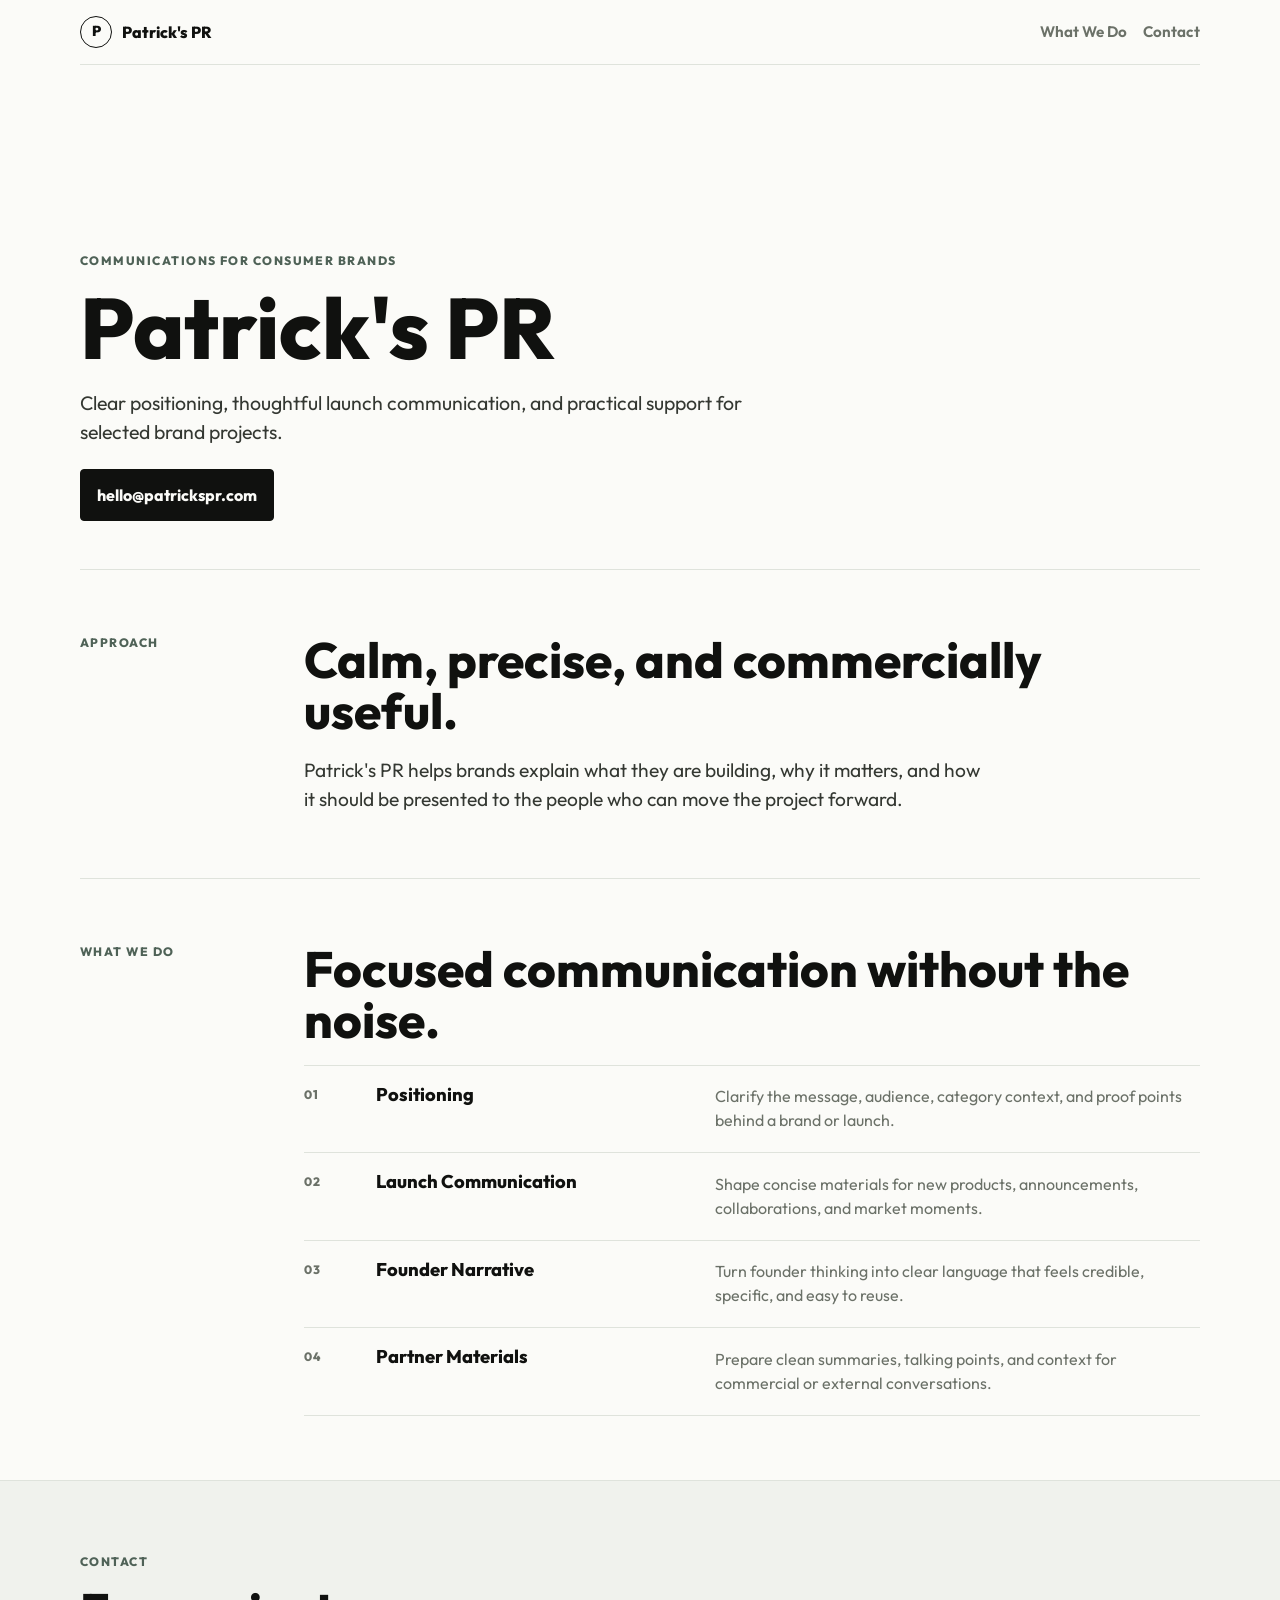
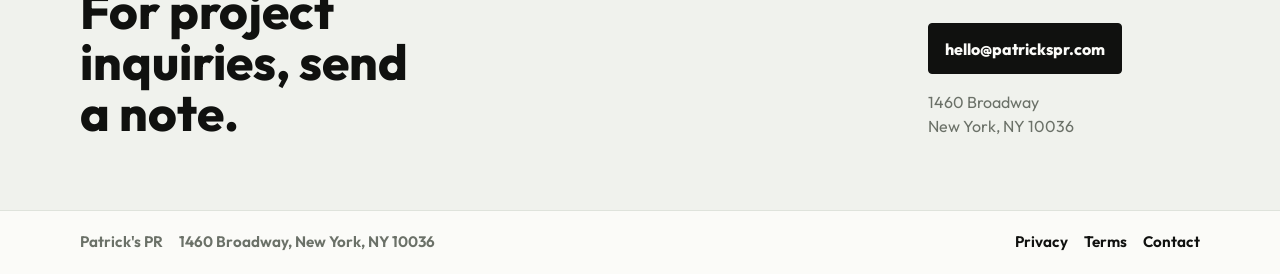
<file: index.html>
<!doctype html>
<html lang="en">
  <head>
    <meta charset="utf-8">
    <meta name="viewport" content="width=device-width, initial-scale=1">
    <title>Patrick's PR | Strategic Communications</title>
    <meta
      name="description"
      content="Patrick's PR supports consumer brands with clear positioning, launch communication, founder narrative, and partner-facing materials. Contact hello@patrickspr.com."
    >
    <meta name="theme-color" content="#10110f">
    <meta property="og:title" content="Patrick's PR">
    <meta property="og:description" content="Strategic communications for consumer brands and selected projects.">
    <meta property="og:type" content="website">
    <meta property="og:url" content="https://patrickspr.com/">
    <meta name="twitter:card" content="summary">
    <link rel="canonical" href="https://patrickspr.com/">
    <link rel="preload" as="font" type="font/ttf" href="assets/outfit-variable.ttf" crossorigin>
    <link rel="icon" href="favicon.svg" type="image/svg+xml">
    <link rel="stylesheet" href="assets/styles.css">
    <script type="application/ld+json">
      {
        "@context": "https://schema.org",
        "@type": "ProfessionalService",
        "name": "Patrick's PR",
        "url": "https://patrickspr.com/",
        "email": "hello@patrickspr.com",
        "address": {
          "@type": "PostalAddress",
          "streetAddress": "1460 Broadway",
          "addressLocality": "New York",
          "addressRegion": "NY",
          "postalCode": "10036",
          "addressCountry": "US"
        },
        "description": "Strategic communications for consumer brands and selected projects.",
        "areaServed": "International"
      }
    </script>
  </head>
  <body>
    <a class="skip-link" href="#main">Skip to content</a>

    <header class="site-header" aria-label="Site header">
      <a class="brand-mark" href="/" aria-label="Patrick's PR home">
        <span class="brand-dot">P</span>
        <span>Patrick's PR</span>
      </a>
      <nav class="site-nav" aria-label="Primary navigation">
        <a href="#what-we-do">What We Do</a>
        <a href="#contact">Contact</a>
      </nav>
    </header>

    <main id="main">
      <section class="hero" aria-labelledby="hero-title">
        <div class="hero-content">
          <p class="eyebrow">Communications for consumer brands</p>
          <h1 id="hero-title">Patrick's PR</h1>
          <p class="hero-copy">
            Clear positioning, thoughtful launch communication, and practical support for selected brand projects.
          </p>
          <a class="button" href="mailto:hello@patrickspr.com?subject=Patrick's%20PR%20inquiry">hello@patrickspr.com</a>
        </div>
      </section>

      <section class="section intro" aria-labelledby="intro-title">
        <div class="section-label">Approach</div>
        <div class="section-copy">
          <h2 id="intro-title">Calm, precise, and commercially useful.</h2>
          <p>
            Patrick's PR helps brands explain what they are building, why it matters, and how it should be presented to the people who can move the project forward.
          </p>
        </div>
      </section>

      <section class="section services" id="what-we-do" aria-labelledby="services-title">
        <div class="section-label">What We Do</div>
        <div class="section-copy">
          <h2 id="services-title">Focused communication without the noise.</h2>
          <div class="service-list">
            <article>
              <span>01</span>
              <h3>Positioning</h3>
              <p>Clarify the message, audience, category context, and proof points behind a brand or launch.</p>
            </article>
            <article>
              <span>02</span>
              <h3>Launch Communication</h3>
              <p>Shape concise materials for new products, announcements, collaborations, and market moments.</p>
            </article>
            <article>
              <span>03</span>
              <h3>Founder Narrative</h3>
              <p>Turn founder thinking into clear language that feels credible, specific, and easy to reuse.</p>
            </article>
            <article>
              <span>04</span>
              <h3>Partner Materials</h3>
              <p>Prepare clean summaries, talking points, and context for commercial or external conversations.</p>
            </article>
          </div>
        </div>
      </section>

      <section class="contact-section" id="contact" aria-labelledby="contact-title">
        <div class="contact-inner">
          <div>
            <p class="eyebrow">Contact</p>
            <h2 id="contact-title">For project inquiries, send a note.</h2>
          </div>
          <div class="contact-details">
            <a class="email-link" href="mailto:hello@patrickspr.com">hello@patrickspr.com</a>
            <address>
              1460 Broadway<br>
              New York, NY 10036
            </address>
          </div>
        </div>
      </section>
    </main>

    <footer class="site-footer">
      <div class="footer-meta">
        <span>Patrick's PR</span>
        <address>1460 Broadway, New York, NY 10036</address>
      </div>
      <nav class="footer-links" aria-label="Footer navigation">
        <a href="/privacy.html">Privacy</a>
        <a href="/terms.html">Terms</a>
        <a href="mailto:hello@patrickspr.com">Contact</a>
      </nav>
    </footer>
  </body>
</html>
</file>
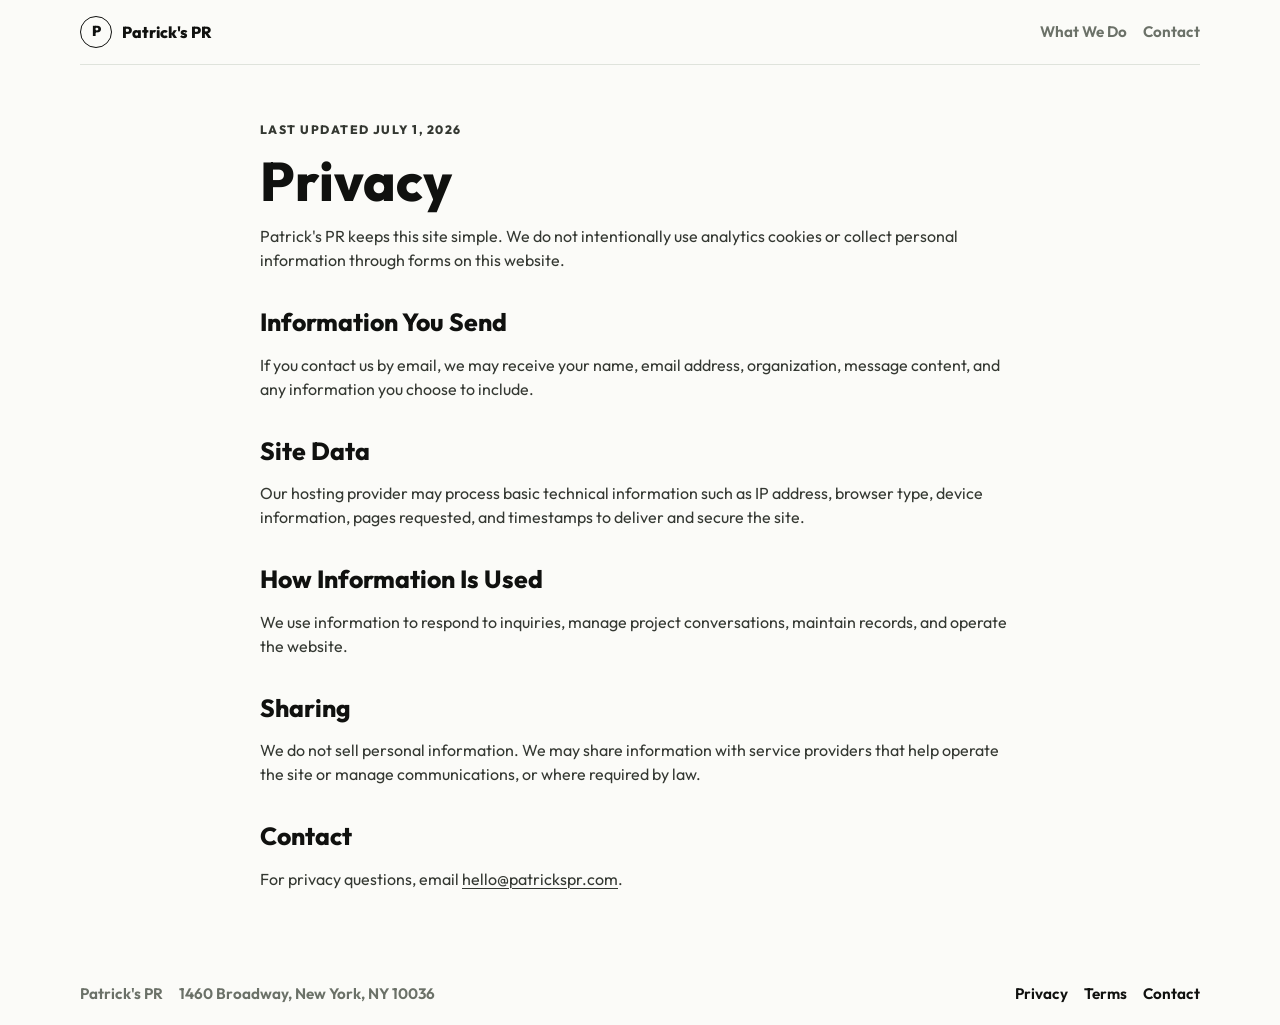
<file: privacy.html>
<!doctype html>
<html lang="en">
  <head>
    <meta charset="utf-8">
    <meta name="viewport" content="width=device-width, initial-scale=1">
    <title>Privacy | Patrick's PR</title>
    <meta
      name="description"
      content="Privacy information for Patrick's PR, including what information may be collected and how to contact us."
    >
    <meta name="theme-color" content="#10110f">
    <link rel="canonical" href="https://patrickspr.com/privacy.html">
    <link rel="preload" as="font" type="font/ttf" href="assets/outfit-variable.ttf" crossorigin>
    <link rel="icon" href="favicon.svg" type="image/svg+xml">
    <link rel="stylesheet" href="assets/styles.css">
  </head>
  <body>
    <a class="skip-link" href="#main">Skip to content</a>

    <header class="site-header" aria-label="Site header">
      <a class="brand-mark" href="/" aria-label="Patrick's PR home">
        <span class="brand-dot">P</span>
        <span>Patrick's PR</span>
      </a>
      <nav class="site-nav" aria-label="Primary navigation">
        <a href="/#what-we-do">What We Do</a>
        <a href="/#contact">Contact</a>
      </nav>
    </header>

    <main class="legal-page" id="main">
      <p class="eyebrow">Last updated July 1, 2026</p>
      <h1>Privacy</h1>
      <p>
        Patrick's PR keeps this site simple. We do not intentionally use analytics cookies or collect personal information through forms on this website.
      </p>

      <h2>Information You Send</h2>
      <p>
        If you contact us by email, we may receive your name, email address, organization, message content, and any information you choose to include.
      </p>

      <h2>Site Data</h2>
      <p>
        Our hosting provider may process basic technical information such as IP address, browser type, device information, pages requested, and timestamps to deliver and secure the site.
      </p>

      <h2>How Information Is Used</h2>
      <p>
        We use information to respond to inquiries, manage project conversations, maintain records, and operate the website.
      </p>

      <h2>Sharing</h2>
      <p>
        We do not sell personal information. We may share information with service providers that help operate the site or manage communications, or where required by law.
      </p>

      <h2>Contact</h2>
      <p>
        For privacy questions, email <a href="mailto:hello@patrickspr.com">hello@patrickspr.com</a>.
      </p>
    </main>

    <footer class="site-footer">
      <div class="footer-meta">
        <span>Patrick's PR</span>
        <address>1460 Broadway, New York, NY 10036</address>
      </div>
      <nav class="footer-links" aria-label="Footer navigation">
        <a href="/privacy.html">Privacy</a>
        <a href="/terms.html">Terms</a>
        <a href="mailto:hello@patrickspr.com">Contact</a>
      </nav>
    </footer>
  </body>
</html>
</file>
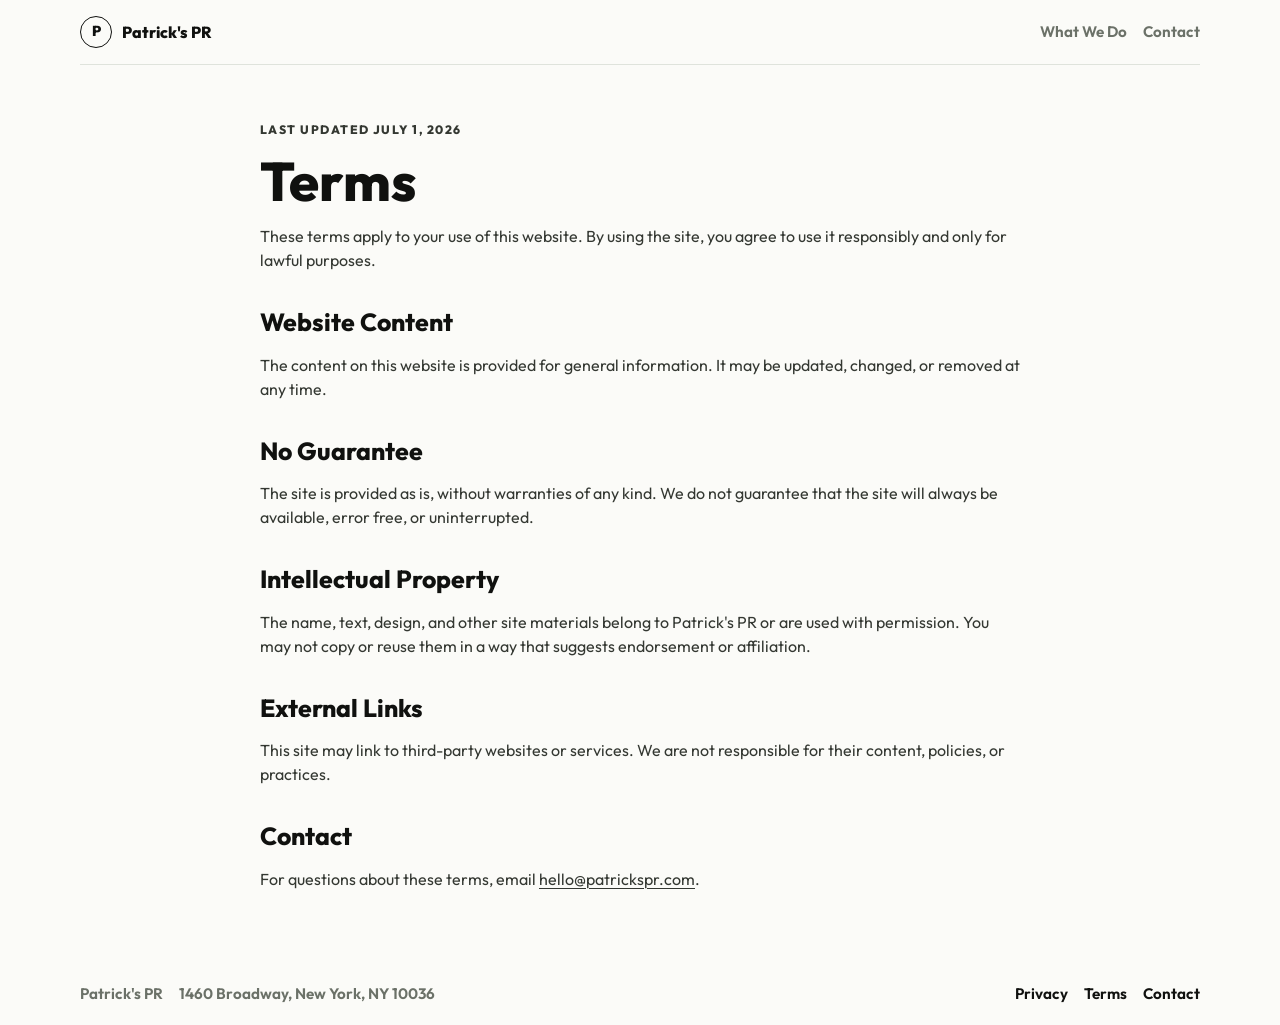
<file: terms.html>
<!doctype html>
<html lang="en">
  <head>
    <meta charset="utf-8">
    <meta name="viewport" content="width=device-width, initial-scale=1">
    <title>Terms | Patrick's PR</title>
    <meta
      name="description"
      content="Simple website terms for Patrick's PR."
    >
    <meta name="theme-color" content="#10110f">
    <link rel="canonical" href="https://patrickspr.com/terms.html">
    <link rel="preload" as="font" type="font/ttf" href="assets/outfit-variable.ttf" crossorigin>
    <link rel="icon" href="favicon.svg" type="image/svg+xml">
    <link rel="stylesheet" href="assets/styles.css">
  </head>
  <body>
    <a class="skip-link" href="#main">Skip to content</a>

    <header class="site-header" aria-label="Site header">
      <a class="brand-mark" href="/" aria-label="Patrick's PR home">
        <span class="brand-dot">P</span>
        <span>Patrick's PR</span>
      </a>
      <nav class="site-nav" aria-label="Primary navigation">
        <a href="/#what-we-do">What We Do</a>
        <a href="/#contact">Contact</a>
      </nav>
    </header>

    <main class="legal-page" id="main">
      <p class="eyebrow">Last updated July 1, 2026</p>
      <h1>Terms</h1>
      <p>
        These terms apply to your use of this website. By using the site, you agree to use it responsibly and only for lawful purposes.
      </p>

      <h2>Website Content</h2>
      <p>
        The content on this website is provided for general information. It may be updated, changed, or removed at any time.
      </p>

      <h2>No Guarantee</h2>
      <p>
        The site is provided as is, without warranties of any kind. We do not guarantee that the site will always be available, error free, or uninterrupted.
      </p>

      <h2>Intellectual Property</h2>
      <p>
        The name, text, design, and other site materials belong to Patrick's PR or are used with permission. You may not copy or reuse them in a way that suggests endorsement or affiliation.
      </p>

      <h2>External Links</h2>
      <p>
        This site may link to third-party websites or services. We are not responsible for their content, policies, or practices.
      </p>

      <h2>Contact</h2>
      <p>
        For questions about these terms, email <a href="mailto:hello@patrickspr.com">hello@patrickspr.com</a>.
      </p>
    </main>

    <footer class="site-footer">
      <div class="footer-meta">
        <span>Patrick's PR</span>
        <address>1460 Broadway, New York, NY 10036</address>
      </div>
      <nav class="footer-links" aria-label="Footer navigation">
        <a href="/privacy.html">Privacy</a>
        <a href="/terms.html">Terms</a>
        <a href="mailto:hello@patrickspr.com">Contact</a>
      </nav>
    </footer>
  </body>
</html>
</file>
<file: assets/styles.css>
@font-face {
  font-family: "Outfit";
  src: url("outfit-variable.ttf") format("truetype");
  font-weight: 100 900;
  font-display: swap;
}

:root {
  --ink: #10110f;
  --ink-soft: #343832;
  --paper: #fbfbf8;
  --paper-alt: #f0f2ed;
  --line: #dfe3dc;
  --muted: #6b7168;
  --accent: #4f6257;
  --accent-soft: #e7eee8;
}

* {
  box-sizing: border-box;
}

html {
  background: var(--paper);
}

body {
  margin: 0;
  color: var(--ink);
  background: var(--paper);
  font-family: "Outfit", ui-sans-serif, system-ui, -apple-system, BlinkMacSystemFont, "Segoe UI", sans-serif;
  line-height: 1.5;
  text-rendering: optimizeLegibility;
}

a {
  color: inherit;
  text-decoration-thickness: 0.08em;
  text-underline-offset: 0.2em;
}

.skip-link {
  position: fixed;
  left: 1rem;
  top: 1rem;
  z-index: 20;
  padding: 0.65rem 0.85rem;
  color: var(--paper);
  background: var(--ink);
  transform: translateY(-150%);
}

.skip-link:focus {
  transform: translateY(0);
}

.site-header,
.hero,
.section,
.contact-inner,
.site-footer {
  width: min(100% - 2rem, 1120px);
  margin: 0 auto;
}

.site-header {
  display: flex;
  align-items: center;
  justify-content: space-between;
  gap: 1rem;
  padding: 1rem 0;
  border-bottom: 1px solid var(--line);
}

.brand-mark {
  display: inline-flex;
  align-items: center;
  gap: 0.65rem;
  font-weight: 800;
  text-decoration: none;
}

.brand-dot {
  display: inline-grid;
  width: 2rem;
  height: 2rem;
  place-items: center;
  border: 1px solid var(--ink);
  border-radius: 50%;
  font-size: 0.9rem;
  font-weight: 850;
}

.site-nav {
  display: none;
  align-items: center;
  gap: 1rem;
  color: var(--muted);
  font-size: 0.95rem;
  font-weight: 650;
}

.site-nav a {
  text-decoration: none;
}

.site-nav a:hover {
  color: var(--ink);
}

.hero {
  min-height: 56svh;
  display: grid;
  align-items: end;
  padding: 4.25rem 0 3rem;
}

.hero-content {
  max-width: 56rem;
}

.eyebrow,
.section-label,
.service-list span {
  margin: 0 0 0.9rem;
  color: var(--accent);
  font-size: 0.76rem;
  font-weight: 800;
  letter-spacing: 0.12em;
  text-transform: uppercase;
}

h1,
h2,
h3,
p {
  overflow-wrap: break-word;
}

h1,
h2,
h3 {
  margin: 0;
  letter-spacing: 0;
  line-height: 1;
}

h1 {
  max-width: 12ch;
  font-size: clamp(2.9rem, 10vw, 5.35rem);
  font-weight: 780;
}

h2 {
  font-size: clamp(1.75rem, 5vw, 3.1rem);
  font-weight: 760;
  line-height: 1.03;
}

h3 {
  font-size: 1.15rem;
  font-weight: 760;
}

.hero-copy {
  max-width: 42rem;
  margin: 1.1rem 0 1.45rem;
  color: var(--ink-soft);
  font-size: clamp(1.03rem, 2.5vw, 1.22rem);
}

.button,
.email-link {
  display: inline-flex;
  min-height: 3rem;
  align-items: center;
  justify-content: center;
  max-width: 100%;
  padding: 0.8rem 1rem;
  border: 1px solid var(--ink);
  border-radius: 4px;
  color: var(--paper);
  background: var(--ink);
  font-weight: 750;
  text-decoration: none;
}

.section {
  display: grid;
  gap: 1.4rem;
  padding: 3rem 0;
  border-top: 1px solid var(--line);
}

.section-copy {
  display: grid;
  gap: 1.25rem;
}

.section-copy > p {
  max-width: 43rem;
  margin: 0;
  color: var(--ink-soft);
  font-size: clamp(1.02rem, 3vw, 1.2rem);
}

.services {
  padding-bottom: 4rem;
}

.service-list {
  display: grid;
  gap: 0;
  border-top: 1px solid var(--line);
}

.service-list article {
  display: grid;
  gap: 0.7rem;
  padding: 1.25rem 0;
  border-bottom: 1px solid var(--line);
}

.service-list span {
  margin: 0;
  color: var(--muted);
}

.service-list p {
  max-width: 38rem;
  margin: 0;
  color: var(--muted);
}

.contact-section {
  background: var(--paper-alt);
  border-top: 1px solid var(--line);
  border-bottom: 1px solid var(--line);
}

.contact-inner {
  display: grid;
  gap: 1.2rem;
  padding: 3.5rem 0;
}

.contact-inner h2 {
  max-width: 11ch;
}

.contact-details {
  display: grid;
  gap: 1rem;
  align-content: start;
}

.contact-details address,
.footer-meta address {
  color: var(--muted);
  font-style: normal;
}

.site-footer {
  display: flex;
  flex-wrap: wrap;
  justify-content: space-between;
  gap: 1rem;
  padding: 1.25rem 0;
  color: var(--muted);
  font-size: 0.95rem;
  font-weight: 650;
}

.site-footer a {
  color: var(--ink);
  text-decoration: none;
}

.footer-meta,
.footer-links {
  display: flex;
  flex-wrap: wrap;
  gap: 0.75rem 1rem;
  align-items: center;
}

.footer-links {
  justify-content: flex-end;
}

.legal-page {
  width: min(100% - 2rem, 760px);
  margin: 0 auto;
  padding: 3.5rem 0;
}

.legal-page h1 {
  margin-bottom: 1rem;
  font-size: clamp(2.25rem, 8vw, 3.4rem);
}

.legal-page h2 {
  margin-top: 2.25rem;
  font-size: clamp(1.2rem, 3.4vw, 1.55rem);
  line-height: 1.15;
}

.legal-page p,
.legal-page li {
  color: var(--ink-soft);
}

.legal-page ul {
  padding-left: 1.2rem;
}

@media (min-width: 680px) {
  .site-header,
  .hero,
  .section,
  .contact-inner,
  .site-footer {
    width: min(100% - 3rem, 1120px);
  }

  .site-nav {
    display: flex;
  }

  .section {
    grid-template-columns: 12rem 1fr;
    gap: 2rem;
    padding: 4rem 0;
  }

  .service-list article {
    grid-template-columns: 3.5rem 0.8fr 1.2fr;
    align-items: start;
    gap: 1rem;
  }

  .service-list p {
    margin-top: -0.1rem;
  }

  .contact-inner {
    grid-template-columns: 1fr auto;
    align-items: end;
    padding: 4.5rem 0;
  }

  .contact-details {
    grid-column: 2;
    min-width: 17rem;
    justify-items: start;
  }

  .legal-page {
    width: min(100% - 3rem, 760px);
  }
}
</file>
